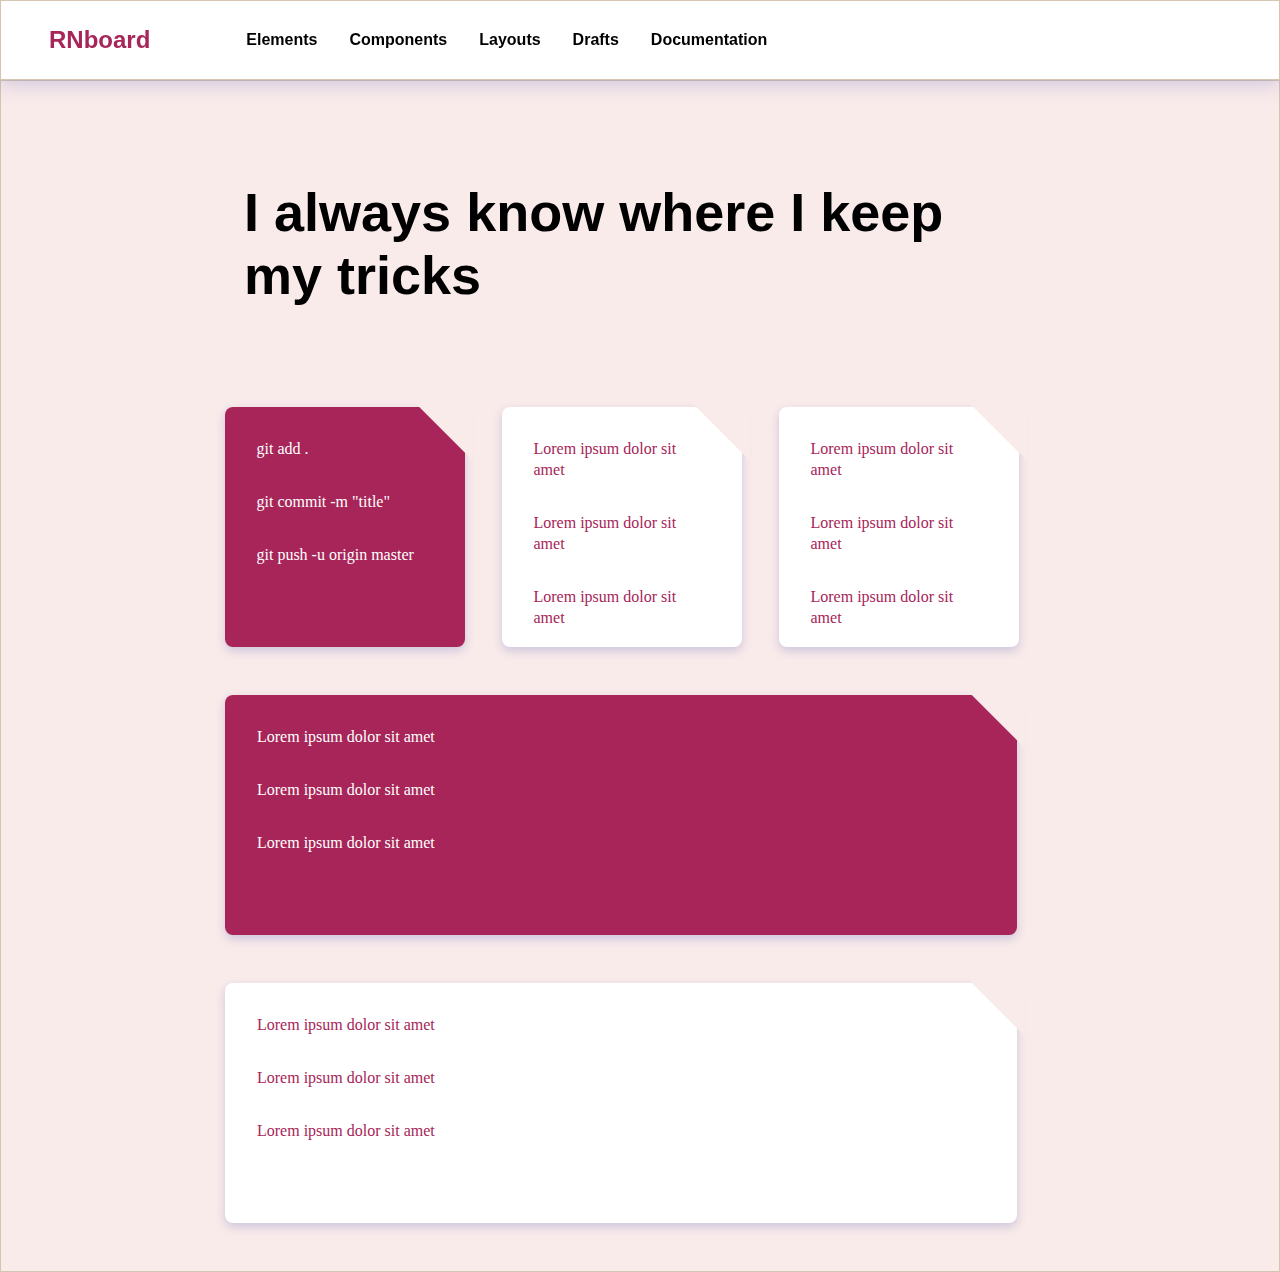
<file: index.html>
<!DOCTYPE html>
<html>
    <head>
        <title>RNboard</title>
        <meta charset = "utf-8">
        <link rel="stylesheet" type="text/css" href="css/style.css">
    </head>
    <body>
    	<div class="wrapper">
		  	<header class="header">
		  		<div class="logo"><a href="index.html">RNboard</a></div>
		  		<ul class="navbar">
		  			<li class="nav-item"><a href="elements.html">Elements</a></li>
		  			<li class="nav-item"><a href="components.html">Components</a></li>
		  			<li class="nav-item"><a href="#">Layouts</a></li>
		  			<li class="nav-item"><a href="#">Drafts</a></li>
		  			<li class="nav-item"><a href="#">Documentation</a></li>
		  		</ul>
		  	</header>
		  	<main class="content">
		  			<h1>I always know where I keep my tricks</h1>
		  		<div class="container">
		  			<div class="box-sm">
		  				<span class="text">git add .</span>
		  				<span class="text">git commit -m "title"</span>
		  				<span class="text">git push -u origin master</span>
		  			</div>
		  			<div class="box-sm">
<!-- <pre> /My tricks will be here			  				 -->
						<span class="text">Lorem ipsum dolor sit amet</span>
						<span class="text">Lorem ipsum dolor sit amet</span>
						<span class="text">Lorem ipsum dolor sit amet</span>		
		  			</div>
		  			<div class="box-sm">
<!-- <pre> /My tricks will be here			  				 -->
						<span class="text">Lorem ipsum dolor sit amet</span>
						<span class="text">Lorem ipsum dolor sit amet</span>
						<span class="text">Lorem ipsum dolor sit amet</span>	
		  			</div>
		  			<div class="box-lg">
<!-- <pre> /My tricks will be here			  				 -->
						<span class="text">Lorem ipsum dolor sit amet</span>
						<span class="text">Lorem ipsum dolor sit amet</span>
						<span class="text">Lorem ipsum dolor sit amet</span>	
		  			</div>
		  			<div class="box-lg">	
<!-- <pre> /My tricks will be here			  				 -->	
						<span class="text">Lorem ipsum dolor sit amet</span>
						<span class="text">Lorem ipsum dolor sit amet</span>
						<span class="text">Lorem ipsum dolor sit amet</span>
		  			</div>
		  		</div>	
		  	</main>	
	  	</div>
  	</body>
</html>
</file>
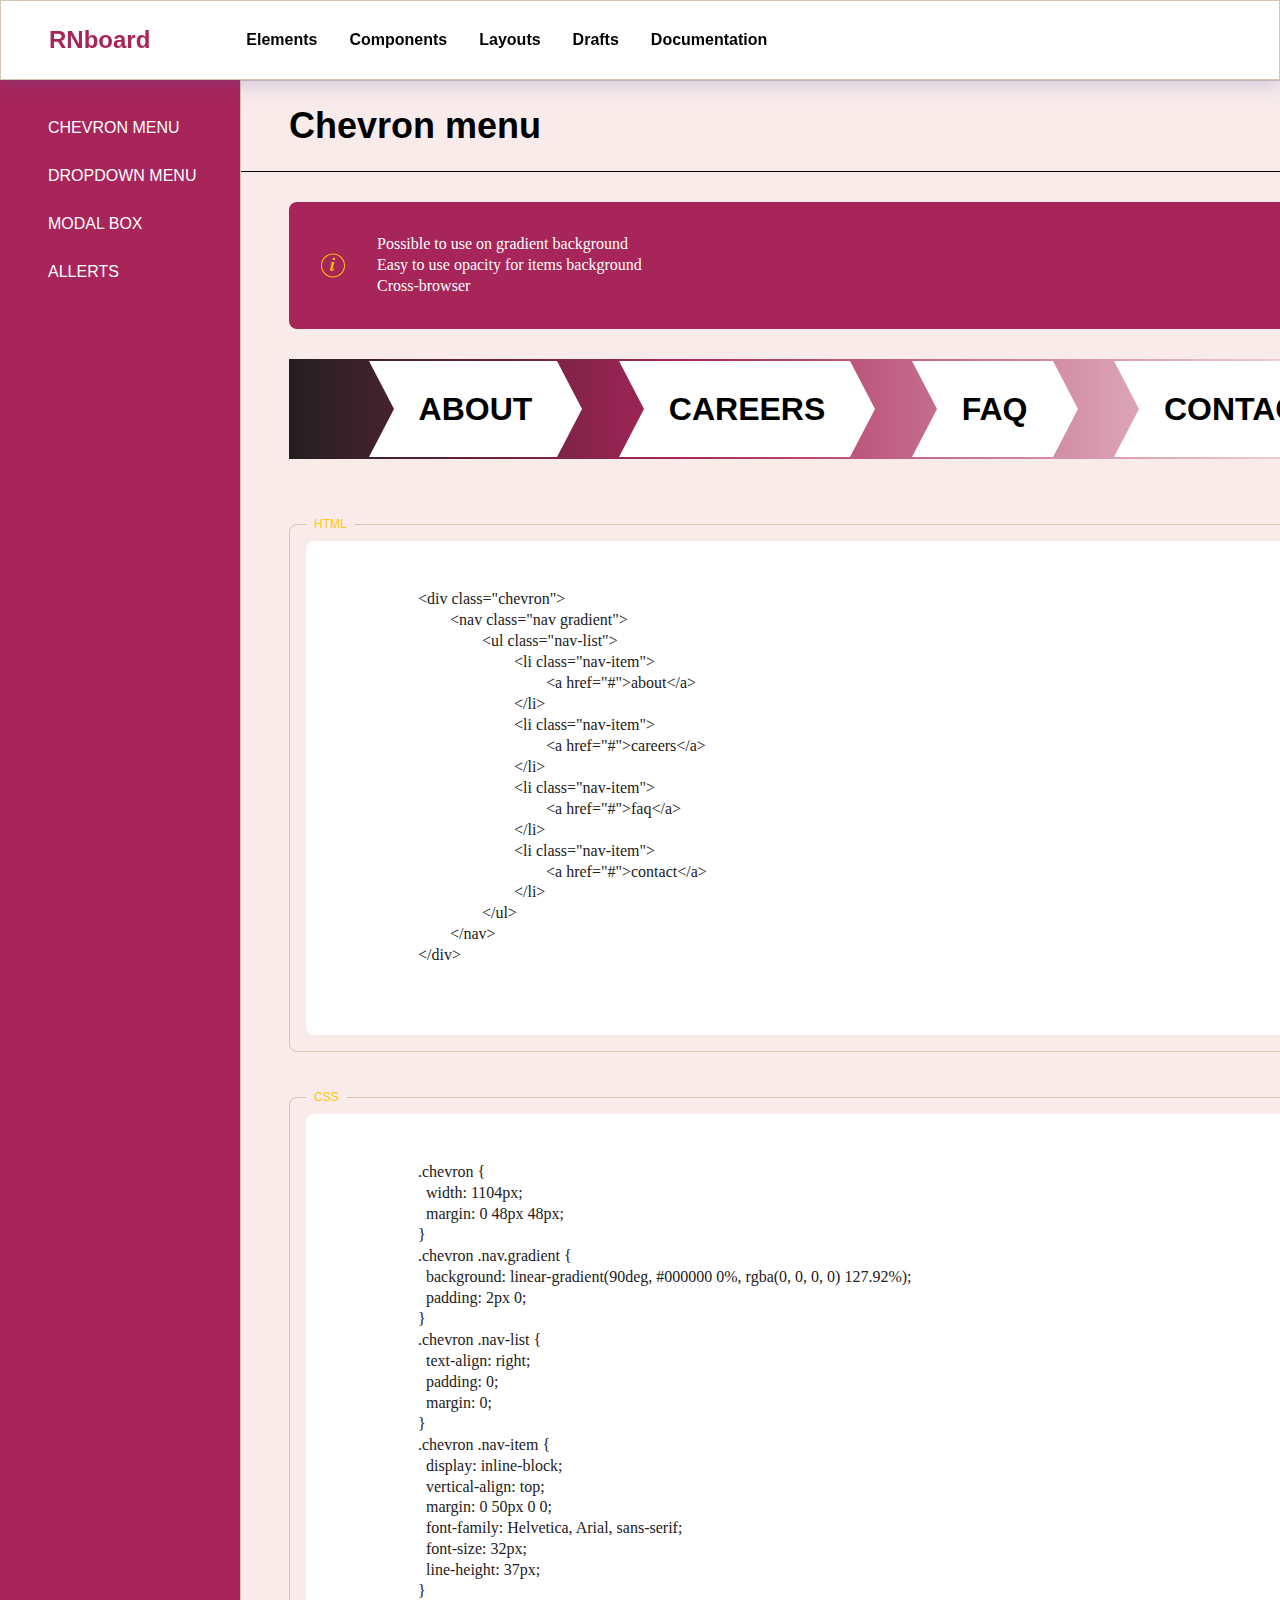
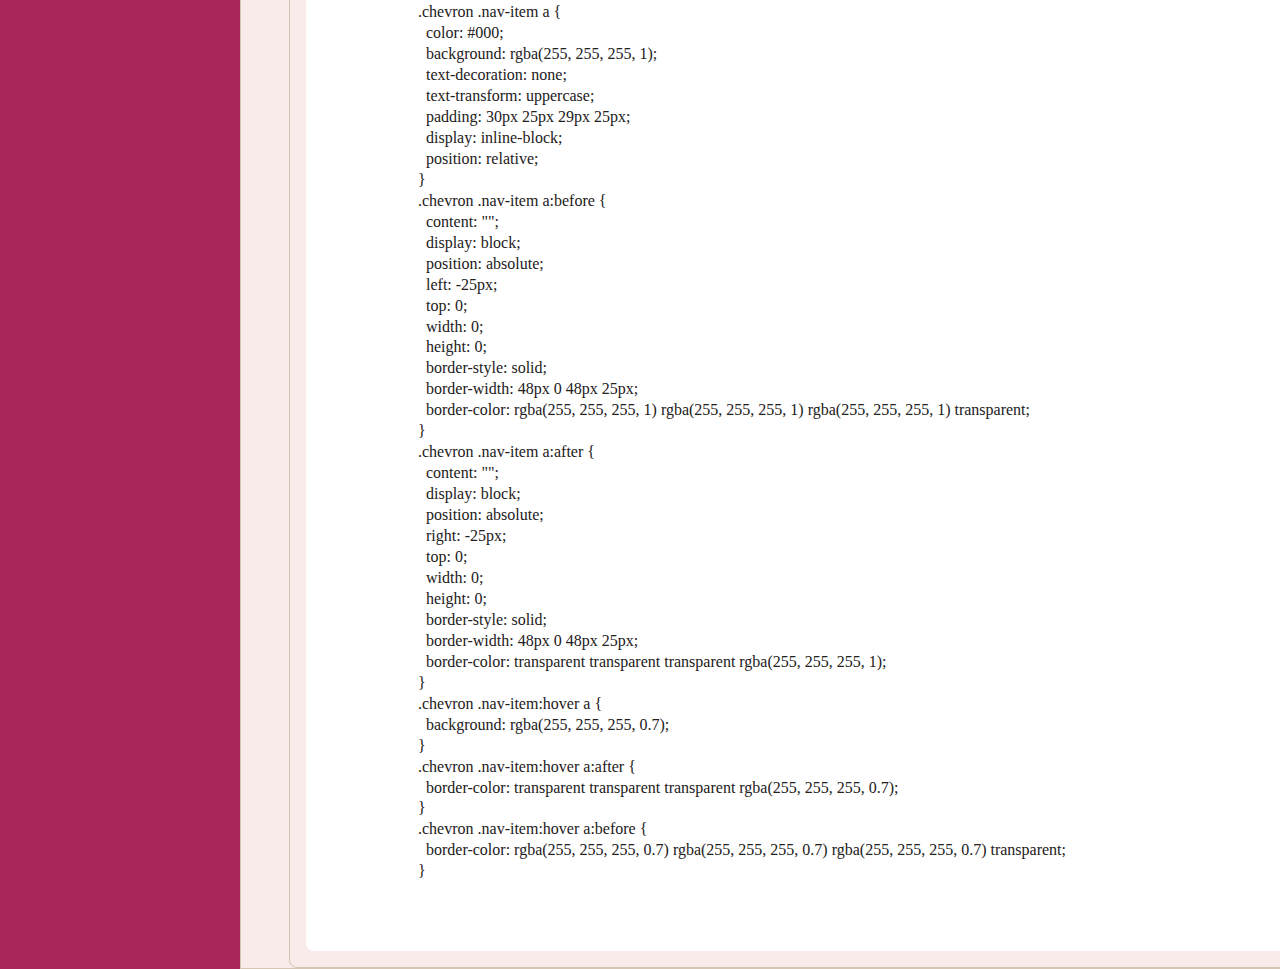
<file: components.html>
<!DOCTYPE html>
<html>
    <head>
        <title>RNboard</title>
        <meta charset = "utf-8">
        <link rel="stylesheet" type="text/css" href="css/style.css">
    </head>
    <body>
    	<div class="wrapper">
		  	<header class="header">
		  		<div class="logo"><a href="index.html">RNboard</a></div>
		  		<ul class="navbar">
		  			<li class="nav-item"><a href="elements.html">Elements</a></li>
		  			<li class="nav-item"><a href="#">Components</a></li>
		  			<li class="nav-item"><a href="#">Layouts</a></li>
		  			<li class="nav-item"><a href="#">Drafts</a></li>
		  			<li class="nav-item"><a href="#">Documentation</a></li>
		  		</ul>
		  	</header>
		  	<div class="sidebar-container">
	  			<div class="sidebar">
	  				<ul class="sidebar">
		  				<li class="sidebar-item"><a href="#Chevron menu">chevron menu</a></li>
		  				<li class="sidebar-item"><a href="#Dropdown menu">dropdown menu</a></li>
		  				<li class="sidebar-item"><a href="#Modal box">modal box</a></li>
		  				<li class="sidebar-item"><a href="#Allerts">allerts</a></li>
	  				</ul>
	  			</div>
		  		<main class="content">
		  			<div class="heading">
		  				<h2 id="Chevron menu">Chevron menu</h2>
		  			</div>
		  			<div class="box-md-upper">
		  				<img src="img/info.svg" class="info">
		  				<div class="information">
			  				<span class="text">Possible to use on gradient background</span>
							<span class="text">Easy to use opacity for items background</span>
							<span class="text">Cross-browser</span>
						</div>
		  			</div>
		  			<div class="chevron">
		  				<nav class="nav gradient">
						  <ul class="nav-list">
						    <li class="nav-item">
						      <a href="#">about</a>
						    </li>
						    <li class="nav-item">
						      <a href="#">careers</a>
						    </li>
						    <li class="nav-item">
						      <a href="#">faq</a>
						    </li>
						    <li class="nav-item">
						      <a href="#">contact</a>
						    </li>
						  </ul>
						</nav>
		  			</div>
		  			<div class="box-container">
		  				<fieldset class="fieldset-html">
    						<legend align="left">HTML</legend>
			  				<div class="box-md">
	<pre class="code-text">
		&lt;div class="chevron"&gt;
			&lt;nav class="nav gradient"&gt;
				&lt;ul class="nav-list"&gt;
					&lt;li class="nav-item"&gt;
						&lt;a href="#"&gt;about&lt;/a&gt;
					&lt;/li&gt;
					&lt;li class="nav-item"&gt;
						&lt;a href="#"&gt;careers&lt;/a&gt;
					&lt;/li&gt;
					&lt;li class="nav-item"&gt;
						&lt;a href="#"&gt;faq&lt;/a&gt;
					&lt;/li&gt;
					&lt;li class="nav-item"&gt;
						&lt;a href="#"&gt;contact&lt;/a&gt;
					&lt;/li&gt;
				&lt;/ul&gt;
			&lt;/nav&gt;
		&lt;/div&gt;
	</pre>
			  				</div>
			  			</fieldset>
			  			<fieldset class="fieldset-css">
    						<legend align="left">CSS</legend>
			  				<div class="box-md">
	<pre class="code-text">
		.chevron {
		  width: 1104px;
		  margin: 0 48px 48px;
		}
		.chevron .nav.gradient {
		  background: linear-gradient(90deg, #000000 0%, rgba(0, 0, 0, 0) 127.92%);
		  padding: 2px 0;
		}
		.chevron .nav-list {
		  text-align: right;
		  padding: 0;
		  margin: 0;
		}
		.chevron .nav-item {
		  display: inline-block;
		  vertical-align: top;
		  margin: 0 50px 0 0;
		  font-family: Helvetica, Arial, sans-serif;
		  font-size: 32px;
		  line-height: 37px;
		}
		.chevron .nav-item a {
		  color: #000;
		  background: rgba(255, 255, 255, 1);
		  text-decoration: none;
		  text-transform: uppercase;
		  padding: 30px 25px 29px 25px;
		  display: inline-block;
		  position: relative;
		}
		.chevron .nav-item a:before {
		  content: "";
		  display: block;
		  position: absolute;
		  left: -25px;
		  top: 0;
		  width: 0;
		  height: 0;
		  border-style: solid;
		  border-width: 48px 0 48px 25px;
		  border-color: rgba(255, 255, 255, 1) rgba(255, 255, 255, 1) rgba(255, 255, 255, 1) transparent;
		}
		.chevron .nav-item a:after {
		  content: "";
		  display: block;
		  position: absolute;
		  right: -25px;
		  top: 0;
		  width: 0;
		  height: 0;
		  border-style: solid;
		  border-width: 48px 0 48px 25px;
		  border-color: transparent transparent transparent rgba(255, 255, 255, 1); 
		}
		.chevron .nav-item:hover a {
		  background: rgba(255, 255, 255, 0.7);
		}
		.chevron .nav-item:hover a:after {
		  border-color: transparent transparent transparent rgba(255, 255, 255, 0.7);
		}
		.chevron .nav-item:hover a:before {
		  border-color: rgba(255, 255, 255, 0.7) rgba(255, 255, 255, 0.7) rgba(255, 255, 255, 0.7) transparent;
		}
	</pre>
			  				</div>
			  			</fieldset>
		  			</div>	
		  		</main>
	  		</div>	  		
	  	</div>
  	</body>
</html>
</file>
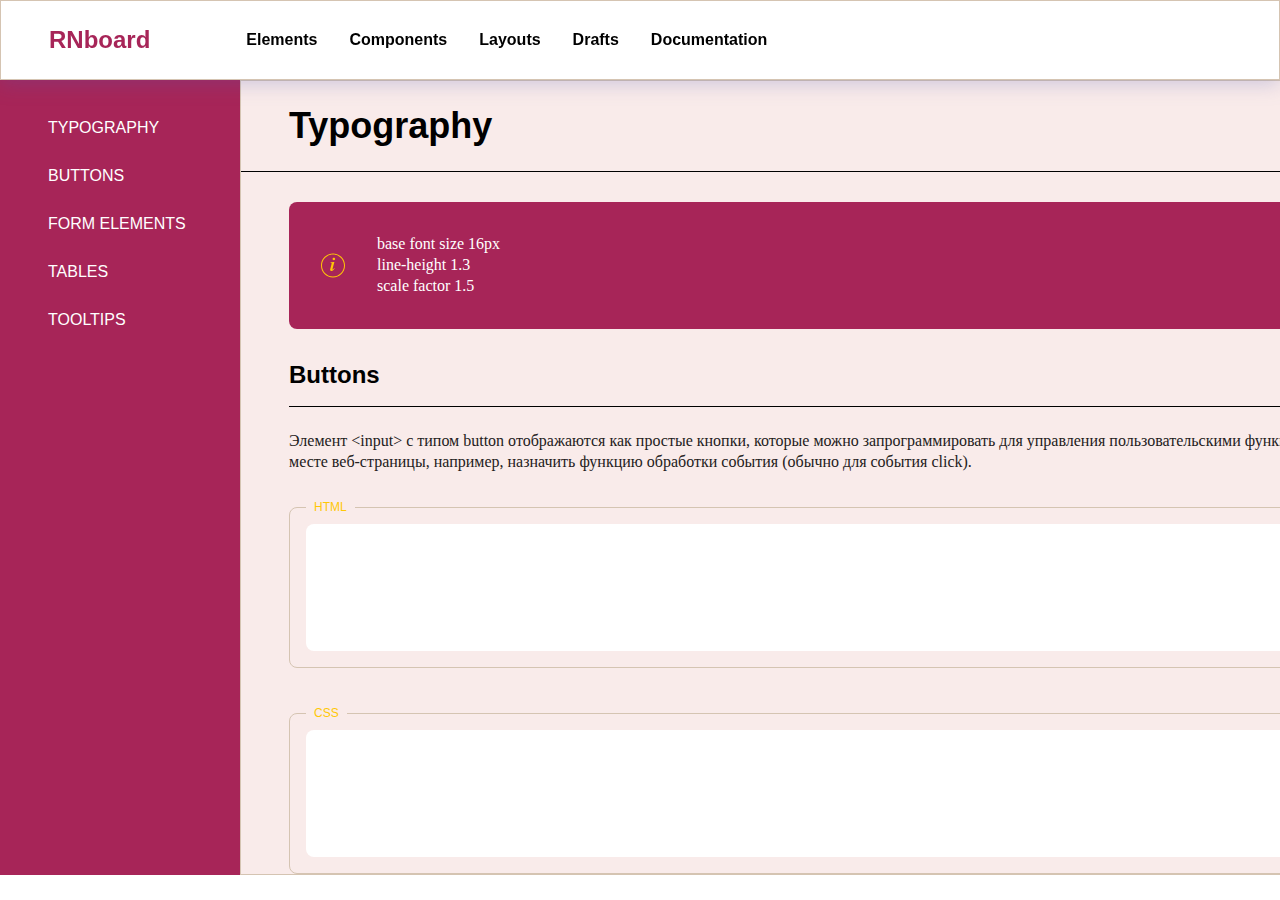
<file: elements.html>
<!DOCTYPE html>
<html>
    <head>
        <title>RNboard</title>
        <meta charset = "utf-8">
        <link rel="stylesheet" type="text/css" href="css/style.css">
    </head>
    <body>
    	<div class="wrapper">
		  	<header class="header">
		  		<div class="logo"><a href="index.html">RNboard</a></div>
		  		<ul class="navbar">
		  			<li class="nav-item"><a href="#">Elements</a></li>
		  			<li class="nav-item"><a href="components.html">Components</a></li>
		  			<li class="nav-item"><a href="#">Layouts</a></li>
		  			<li class="nav-item"><a href="#">Drafts</a></li>
		  			<li class="nav-item"><a href="#">Documentation</a></li>
		  		</ul>
		  	</header>
		  	<div class="sidebar-container">
	  			<div class="sidebar">
	  				<ul class="sidebar">
		  				<li class="sidebar-item"><a href="#Typography">typography</a></li>
		  				<li class="sidebar-item"><a href="#Buttons">buttons</a></li>
		  				<li class="sidebar-item"><a href="#Form elements">form elements</a></li>
		  				<li class="sidebar-item"><a href="#Tables">tables</a></li>
		  				<li class="sidebar-item"><a href="#Tooltips">tooltips</a></li>
	  				</ul>
	  			</div>
		  		<main class="content">
		  			<div class="heading">
		  				<h2 id="Typography">Typography</h2>
		  			</div>
		  			<div class="box-md-upper">
		  				<img src="img/info.svg" class="info">
		  				<div class="information">
			  				<span class="text">base font size 16px</span>
							<span class="text">line-height 1.3</span>
							<span class="text">scale factor 1.5</span>
						</div>
		  			</div>
		  			<div class="heading-sm">
		  				<h3 id="Buttons">Buttons</h3>
		  			</div>
		  			<div class="box-container">
		  				<p class="content-text">Элемент &lt;input&gt; с типом button отображаются как простые кнопки, которые можно запрограммировать для управления пользовательскими функциями в любом месте веб-страницы, например, назначить функцию обработки события (обычно для события click).</p>
		  				<fieldset class="fieldset-html">
    						<legend align="left">HTML</legend>
			  				<div class="box-md">
<!-- <pre> /Здесть будет пример кода кнопок			  				 -->
			  				</div>
			  			</fieldset>
			  			<fieldset class="fieldset-css">
    						<legend align="left">CSS</legend>
			  				<div class="box-md">
<!-- <pre> /Здесть будет пример кода кнопок			  				 -->			  				
			  				</div>
			  			</fieldset>
		  			</div>	
		  		</main>
	  		</div>	  		
	  	</div>
  	</body>
</html>
</file>
<file: css/style.css>
*,
*:before,
*:after {
  box-sizing: border-box;
}
/* http://meyerweb.com/eric/tools/css/reset/ 
   v2.0 | 20110126
   License: none (public domain)
*/
html, body, div, span, applet, object, iframe,
h1, h2, h3, h4, h5, h6, p, blockquote, pre,
a, abbr, acronym, address, big, cite, code,
del, dfn, em, img, ins, kbd, q, s, samp,
small, strike, strong, sub, sup, tt, var,
b, u, i, center,
dl, dt, dd, ol, ul, li,
fieldset, form, label, legend,
table, caption, tbody, tfoot, thead, tr, th, td,
article, aside, canvas, details, embed, 
figure, figcaption, footer, header, hgroup, 
menu, nav, output, ruby, section, summary,
time, mark, audio, video {
  margin: 0;
  padding: 0;
  border: 0;
  font-size: 100%;
  font: inherit;
  vertical-align: baseline;
}
/* HTML5 display-role reset for older browsers */
article, aside, details, figcaption, figure, 
footer, header, hgroup, menu, nav, section {
  display: block;
}
body {
  line-height: 1;
}
ol, ul {
  list-style: none;
}
blockquote, q {
  quotes: none;
}
blockquote:before, blockquote:after,
q:before, q:after {
  content: '';
  content: none;
}
table {
  border-collapse: collapse;
  border-spacing: 0;
}

/* project styles */
:root {
  --main-color: #A72558;
  --secondary-color: #fff;
}
body {	
  font-family: Helvetica, Arial, sans-serif;
  color: var(--main-color);
}
.wrapper {
  min-height: 100vh;
  display: flex;
  flex-direction: column;
  margin: 0 auto;    
}
.header {
	display: flex;
  flex-grow: 0;
  width: 100%;
  height: 80px;
  align-items: center;
	background-color: var(--secondary-color);
  border: 1px solid #d5c4b2;
  filter: drop-shadow(0px 4px 10px rgba(79, 88, 178, 0.25));
}
.logo {
  flex: 0 0 160px;
  font-size: 24px;
  font-weight: bold;
  line-height: 1.33;
  padding: 0 48px;
}
.logo a {
  text-decoration: none;
  color: var(--main-color);
}
.navbar {
	display: inline-flex;
  flex-wrap: wrap;
  justify-content: flex-start;
  flex-grow: 1;
  margin-left: 16px;
}
.nav-item {
  font-size: 16px;
  font-weight: bold;
	line-height: 2;
	color: #000;
	list-style: none;
  padding-left: 32px;
}
.nav-item a {
  text-decoration: none;
  color: #000;
}
.nav-item:hover a {
  color: var(--main-color);
}
.content {
  min-width: 1200px;
  flex-grow: 1;
  background-color: #F9EBEA;
  border: 1px solid #d5c4b2;
}
h1 {
  font-size: 54px;
  font-weight: bold;
  line-height: 1.17;
  color: #000;
  padding: 100px 243px;
  margin: 0;
}
.container {
  display: flex;
  flex-wrap: wrap;
  justify-content: center;
  padding: 0;
}
.box-sm {
  width: 240px;
  height: 240px;
  margin: 0 37px 48px 0; 
  position: relative;
  background-color: var(--secondary-color);
  border-radius: 8px;
  box-shadow: 0 4px 10px 0 rgba(79, 88, 178, 0.25);
}
.box-sm:before {
  content: "";
  position: absolute;
  top: -7px;
  right: -8px;
  width: 60px;
  height: 60px;
  background-color: #F9EBEA;
  clip-path: polygon(0 0, 100% 0, 100% 100%);
}
.box-sm:first-child {
  content: "";
  background-color: var(--main-color);
}
.box-md-upper {
  display: inline-flex;
  width: 1104px;
  min-height: 127px;
  margin: 30px 48px;
  background-color: var(--main-color);
  border-radius: 8px;
  position: relative;
}
.box-md-upper:before {
  content: "";
  position: absolute;
  top: -1px;
  right: -1px;
  width: 60px;
  height: 60px;
  background-color: #F9EBEA;
  clip-path: polygon(0 0, 100% 0, 100% 100%);
}
.box-container {
  display: flex;
  flex-direction: column;
  padding: 0 48px;
  width: 1200px;
}
.box-md {
  min-height: 127px;
  background-color: var(--main-color);
  border-radius: 8px;
  position: relative;
}
.box-md:before {
  content: "";
  position: absolute;
  margin: -2px 1044px;
  width: 62px;
  height: 60px;
  background-color: #F9EBEA;
  clip-path: polygon(0 0, 100% 0, 100% 100%);
}
.box-container .box-md {
  margin-bottom: 16px;
  background-color: var(--secondary-color);
  min-height: 127px;
  border-radius: 8px;
  position: relative;
}
.box-container .box-md:before {
  content: "";
  position: absolute;
  top: 0;
  left: -20px;
  width: 60px;
  height: 60px;
  background-color: #F9EBEA;
  clip-path: polygon(0 0, 100% 0, 100% 100%);
}
.box-lg {
  width: 792px;
  height: 240px;
  margin: 0 38px 48px 0;
  background-color: var(--main-color);
  border-radius: 8px;
  position: relative;
  box-shadow: 0 4px 10px 0 rgba(79, 88, 178, 0.25);
}
.box-lg:before {
  content: "";
  position: absolute;
  top: -7px;
  right: -8px;
  width: 60px;
  height: 60px;
  background-color: #F9EBEA;
  clip-path: polygon(0 0, 100% 0, 100% 100%);
}
.box-lg:last-child {
  content: "";
  background-color: var(--secondary-color);
}
.text {
  display: block;
  font-family: Courier-Regular;
  font-size: 16px;
  line-height: 1.31;
  color: var(--main-color);
}
.box-sm .text {
  margin: 32px;
}
.box-sm:first-child .text {
  color: var(--secondary-color);
}
.box-sm:first-child .text {
  color: var(--secondary-color);
}
.box-md-upper .text {
  color: var(--secondary-color);
}
.box-lg .text {
 color: var(--secondary-color); 
 margin: 32px 60px 32px 32px;
}
.box-lg:last-child .text{
 color: var(--main-color);
 } 
.content-text {
  font-family: Courier-Regular;
  font-size: 16px;
  line-height: 1.31;
  color: #232020;
  padding: 24px 0;
}
.sidebar-container {
  display: flex;
  flex-grow: 0; 
}
.sidebar {
  background-color: var(--main-color);
  flex: 0 0 240px;  
}
.sidebar .sidebar {
  margin: 0;
  padding: 16px 0 0 48px;
  }
.sidebar-item {
  font-size: 16px;
  line-height: 2;
  color: #000;
  list-style: none;
  text-transform: uppercase;
  padding: 16px 0 0 0;
}
.sidebar-item a {
   text-decoration: none;
   color: var(--secondary-color);
}
.sidebar-item:hover {
  list-style-type: disc;
  color: var(--secondary-color);
}
.heading {
  border-bottom: 1px solid #000;
}
h2 {
  font-size: 36px;
  font-weight: bold;
  line-height: 1.17;
  color: #000;
  padding: 24px 48px;
  margin: 0;
}
.info {
  margin-left: 32px;
}
.information {
  width: 293px;
  margin: 32px;
}
.heading-sm {
  margin: 0 48px;
  border-bottom: 1px solid #000;
}
h3 {
  font-size: 24px;
  font-weight: bold;
  line-height: 1.33;
  color: #000;
  padding-bottom: 15px;
}
.chevron {
  width: 1104px;
  margin: 0 48px 55px;
}
.chevron .nav.gradient {
  background: linear-gradient(90deg, rgba(35,32,32,1) 0%, rgba(167,37,88,1) 35%, rgba(249,235,234,1) 100%);
  padding: 2px 0;
}
.chevron .nav-list {
  text-align: right;
  padding: 0;
  margin: 0;
}
.chevron .nav-item {
  display: inline-block;
  vertical-align: top;
  margin: 0 50px 0 0;
  font-size: 32px;
  line-height: 37px;
}
.chevron .nav-item a {
  color: #000;
  background: rgba(255, 255, 255, 1);
  text-decoration: none;
  text-transform: uppercase;
  padding: 30px 25px 29px 25px;
  display: inline-block;
  position: relative;
}
.chevron .nav-item a:before {
  content: "";
  display: block;
  position: absolute;
  left: -25px;
  top: 0;
  width: 0;
  height: 0;
  border-style: solid;
  border-width: 48px 0 48px 25px;
  border-color: rgba(255, 255, 255, 1) rgba(255, 255, 255, 1) rgba(255, 255, 255, 1) transparent;
}
.chevron .nav-item a:after {
  content: "";
  display: block;
  position: absolute;
  right: -25px;
  top: 0;
  width: 0;
  height: 0;
  border-style: solid;
  border-width: 48px 0 48px 25px;
  border-color: transparent transparent transparent rgba(255, 255, 255, 1); 
}
.chevron .nav-item:hover a {
  background: rgba(255, 255, 255, 0.7);
}
.chevron .nav-item:hover a:after {
  border-color: transparent transparent transparent rgba(255, 255, 255, 0.7);
}
.chevron .nav-item:hover a:before {
  border-color: rgba(255, 255, 255, 0.7) rgba(255, 255, 255, 0.7) rgba(255, 255, 255, 0.7) transparent;
}
.code-text {
  font-family: Courier-Regular;
  font-size: 16px;
  line-height: 1.31;
  color: #232020;
  padding: 48px 83px 48px 48px;
  }
.fieldset-html {
  font-size: 12px;
  line-height: 1.75;
  color: #ffc806;
  border: 1px solid #d5c4b2;
  border-radius: 8px;
  padding: 6px 16px 0;
  margin-bottom: 35px;
}
.fieldset-css {
  font-size: 12px;
  line-height: 1.75;
  color: #ffc806;
  border: 1px solid #d5c4b2;
  border-radius: 8px;
  padding: 6px 16px 0;
}
fieldset legend {
  padding: 0 8px;
}
</file>
